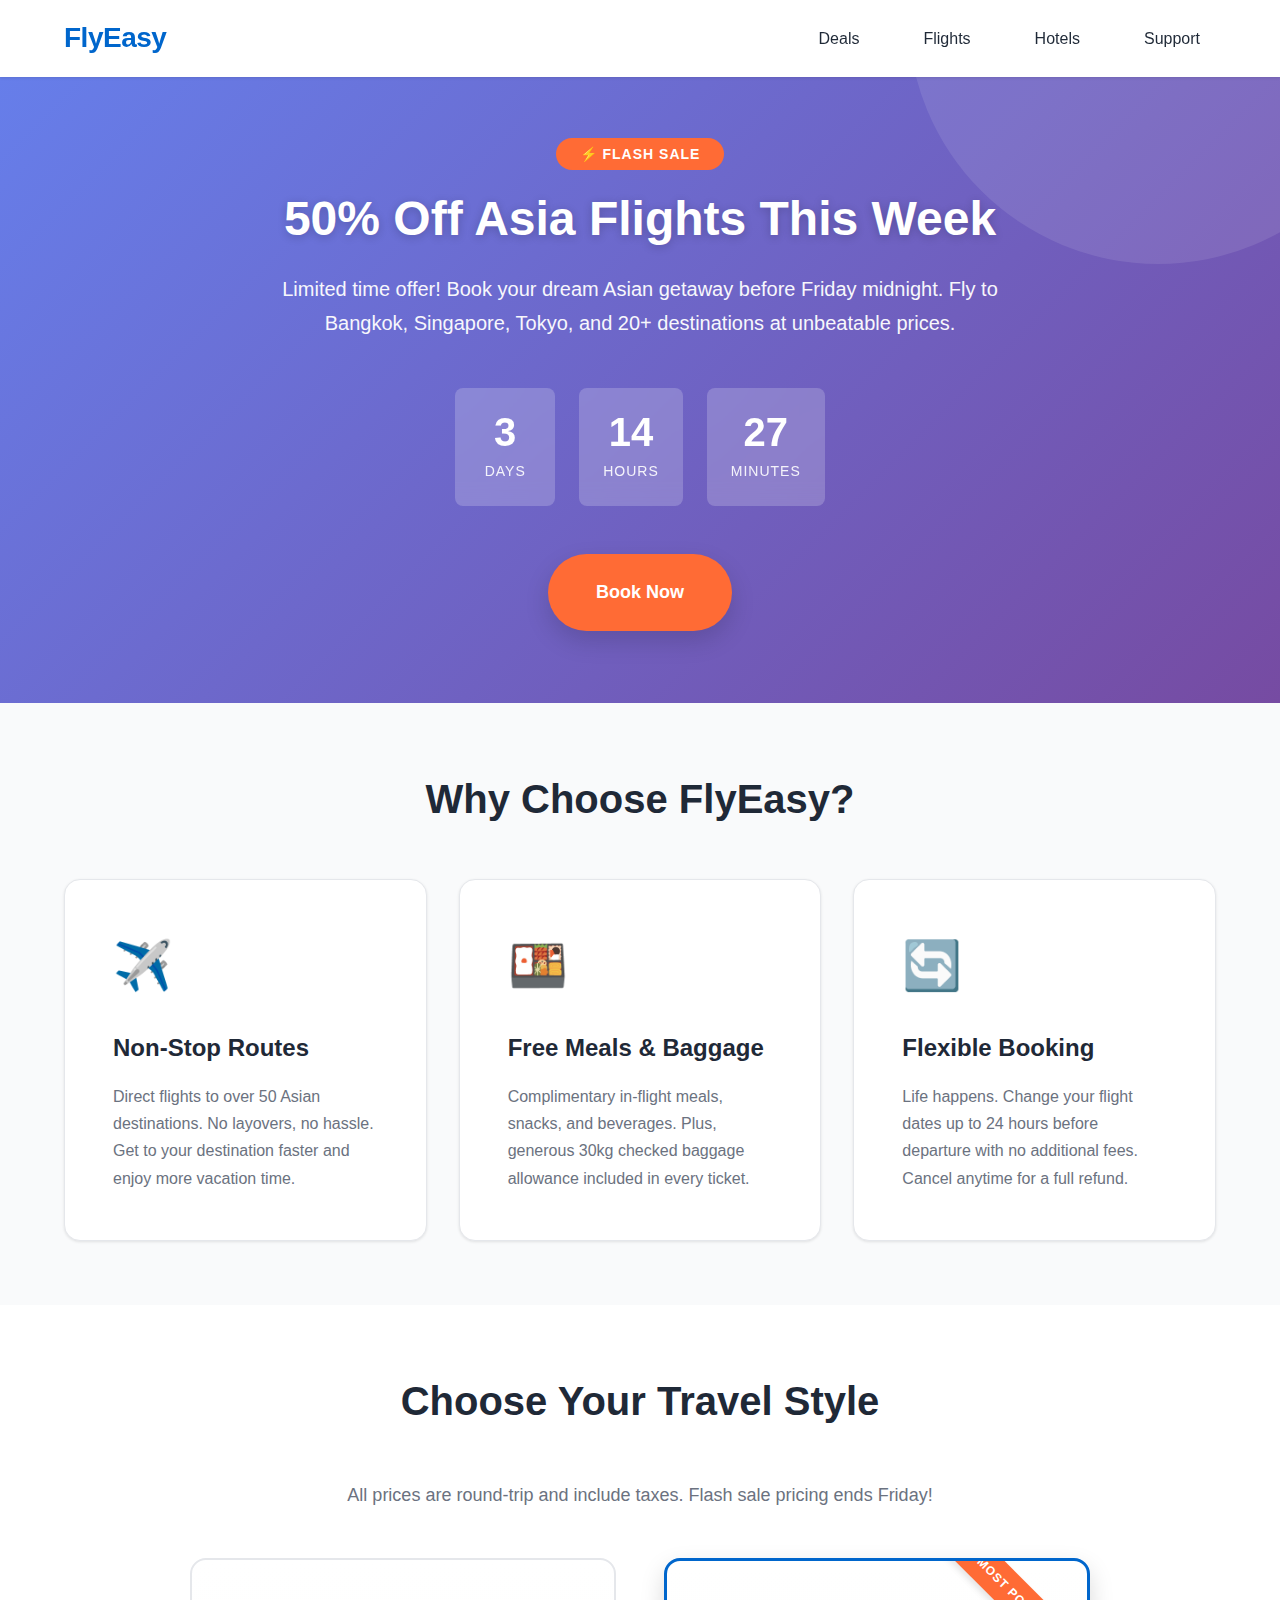
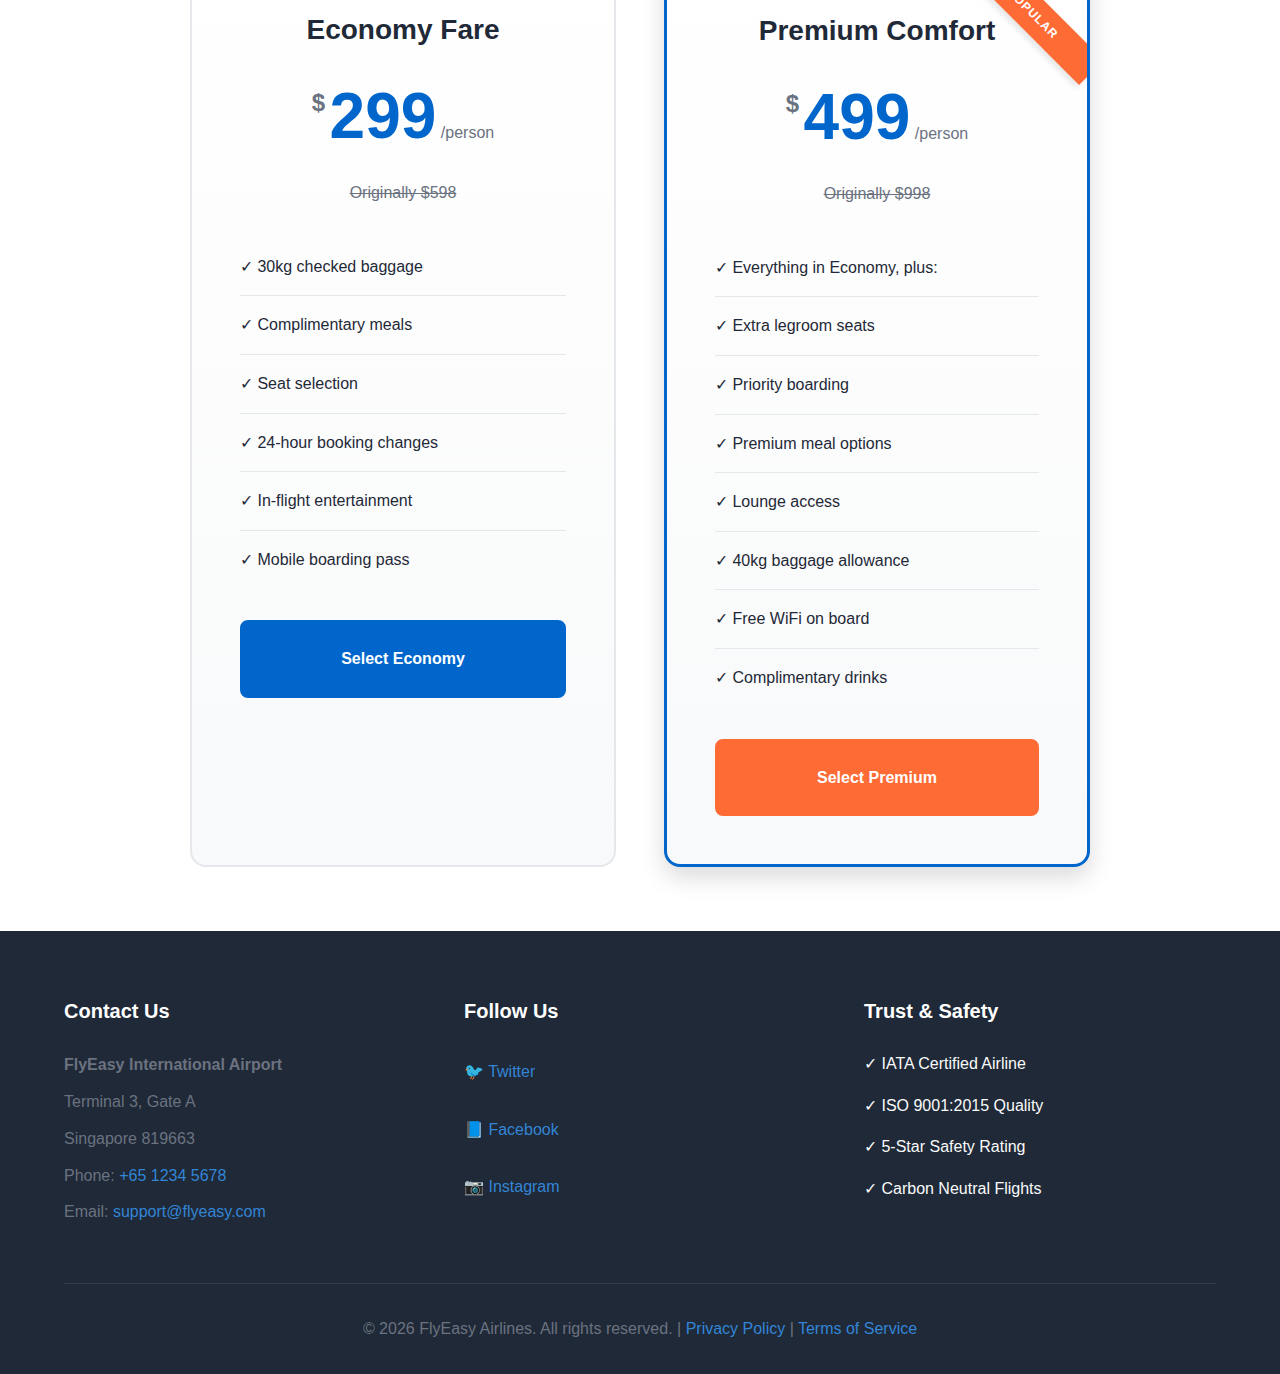
<file: index.html>
<!DOCTYPE html>
<!--
Click nbfs://nbhost/SystemFileSystem/Templates/Licenses/license-default.txt to change this license
Click nbfs://nbhost/SystemFileSystem/Templates/Other/html.html to edit this template
-->
<html lang="en">
<head>
    <meta charset="UTF-8">
    <meta name="viewport" content="width=device-width, initial-scale=1.0">
    <meta name="description" content="FlyEasy Flash Sale - 50% Off Asia Flights This Week Only. Book your budget-friendly flights now!">
    <title>Fly Easy - 50% Off Asia Flights Flash Sale</title>
    <link rel="stylesheet" href="assignment1.css">

</head>
<body>
    <!-- Header Section -->
    <header class="main-header">
        <div class="container">
            <div class="logo">
                <h1>FlyEasy</h1>
            </div>
            
            <!-- CSS-only Hamburger Menu -->
            <input type="checkbox" id="menu-toggle" class="menu-toggle">
            <label for="menu-toggle" class="hamburger">
                <span></span>
                <span></span>
                <span></span>
            </label>
            
            <nav class="main-nav">
                <ul>
                    <li><a href="#deals">Deals</a></li>
                    <li><a href="#flights">Flights</a></li>
                    <li><a href="#hotels">Hotels</a></li>
                    <li><a href="#support">Support</a></li>
                </ul>
            </nav>
        </div>
    </header>

    <!-- Hero Section -->
    <section class="hero">
        <div class="container">
            <div class="hero-content">
                <div class="urgency-badge">
                    <span class="badge-text">⚡ FLASH SALE</span>
                </div>
                <h2 class="hero-headline">50% Off Asia Flights This Week</h2>
                <p class="hero-subheading">Limited time offer! Book your dream Asian getaway before Friday midnight. Fly to Bangkok, Singapore, Tokyo, and 20+ destinations at unbeatable prices.</p>
                <div class="countdown-container">
                    <div class="countdown-item">
                        <span class="countdown-number">3</span>
                        <span class="countdown-label">Days</span>
                    </div>
                    <div class="countdown-item">
                        <span class="countdown-number">14</span>
                        <span class="countdown-label">Hours</span>
                    </div>
                    <div class="countdown-item">
                        <span class="countdown-number">27</span>
                        <span class="countdown-label">Minutes</span>
                    </div>
                </div>
                <a href="#pricing" class="cta-button">Book Now</a>
            </div>
        </div>
    </section>

    <!-- Features Section -->
    <section class="features" id="deals">
        <div class="container">
            <h2 class="section-title">Why Choose FlyEasy?</h2>
            <div class="features-grid">
                <article class="feature-card">
                    <div class="feature-icon">✈️</div>
                    <h3>Non-Stop Routes</h3>
                    <p>Direct flights to over 50 Asian destinations. No layovers, no hassle. Get to your destination faster and enjoy more vacation time.</p>
                </article>
                
                <article class="feature-card">
                    <div class="feature-icon">🍱</div>
                    <h3>Free Meals & Baggage</h3>
                    <p>Complimentary in-flight meals, snacks, and beverages. Plus, generous 30kg checked baggage allowance included in every ticket.</p>
                </article>
                
                <article class="feature-card">
                    <div class="feature-icon">🔄</div>
                    <h3>Flexible Booking</h3>
                    <p>Life happens. Change your flight dates up to 24 hours before departure with no additional fees. Cancel anytime for a full refund.</p>
                </article>
            </div>
        </div>
    </section>

    <!-- Pricing Section -->
    <section class="pricing" id="flights">
        <div class="container">
            <h2 class="section-title">Choose Your Travel Style</h2>
            <p class="section-description">All prices are round-trip and include taxes. Flash sale pricing ends Friday!</p>
            
            <div class="pricing-grid">
                <article class="pricing-card">
                    <div class="pricing-header">
                        <h3>Economy Fare</h3>
                        <div class="price">
                            <span class="currency">$</span>
                            <span class="amount">299</span>
                            <span class="period">/person</span>
                        </div>
                        <p class="original-price">Originally $598</p>
                    </div>
                    <ul class="features-list">
                        <li>✓ 30kg checked baggage</li>
                        <li>✓ Complimentary meals</li>
                        <li>✓ Seat selection</li>
                        <li>✓ 24-hour booking changes</li>
                        <li>✓ In-flight entertainment</li>
                        <li>✓ Mobile boarding pass</li>
                    </ul>
                    <a href="#book" class="pricing-button">Select Economy</a>
                </article>
                
                <article class="pricing-card recommended">
                    <div class="recommended-badge">MOST POPULAR</div>
                    <div class="pricing-header">
                        <h3>Premium Comfort</h3>
                        <div class="price">
                            <span class="currency">$</span>
                            <span class="amount">499</span>
                            <span class="period">/person</span>
                        </div>
                        <p class="original-price">Originally $998</p>
                    </div>
                    <ul class="features-list">
                        <li>✓ Everything in Economy, plus:</li>
                        <li>✓ Extra legroom seats</li>
                        <li>✓ Priority boarding</li>
                        <li>✓ Premium meal options</li>
                        <li>✓ Lounge access</li>
                        <li>✓ 40kg baggage allowance</li>
                        <li>✓ Free WiFi on board</li>
                        <li>✓ Complimentary drinks</li>
                    </ul>
                    <a href="#book" class="pricing-button premium">Select Premium</a>
                </article>
            </div>
        </div>
    </section>

    <!-- Footer -->
    <footer class="main-footer">
        <div class="container">
            <div class="footer-grid">
                <div class="footer-section">
                    <h4>Contact Us</h4>
                    <address>
                        <p><strong>FlyEasy International Airport</strong></p>
                        <p>Terminal 3, Gate A</p>
                        <p>Singapore 819663</p>
                        <p>Phone: <a href="tel:+6512345678">+65 1234 5678</a></p>
                        <p>Email: <a href="mailto:support@flyeasy.com">support@flyeasy.com</a></p>
                    </address>
                </div>
                
                <div class="footer-section" id="support">
                    <h4>Follow Us</h4>
                    <ul class="social-links">
                        <li><a href="#twitter" aria-label="Follow us on Twitter">🐦 Twitter</a></li>
                        <li><a href="#facebook" aria-label="Follow us on Facebook">📘 Facebook</a></li>
                        <li><a href="#instagram" aria-label="Follow us on Instagram">📷 Instagram</a></li>
                    </ul>
                </div>
                
                <div class="footer-section">
                    <h4>Trust & Safety</h4>
                    <ul class="trust-badges">
                        <li>✓ IATA Certified Airline</li>
                        <li>✓ ISO 9001:2015 Quality</li>
                        <li>✓ 5-Star Safety Rating</li>
                        <li>✓ Carbon Neutral Flights</li>
                    </ul>
                </div>
            </div>
            
            <div class="footer-bottom">
                <p>&copy; 2026 FlyEasy Airlines. All rights reserved. | <a href="#privacy">Privacy Policy</a> | <a href="#terms">Terms of Service</a></p>
            </div>
        </div>
    </footer>
</body>
</html>
</file>
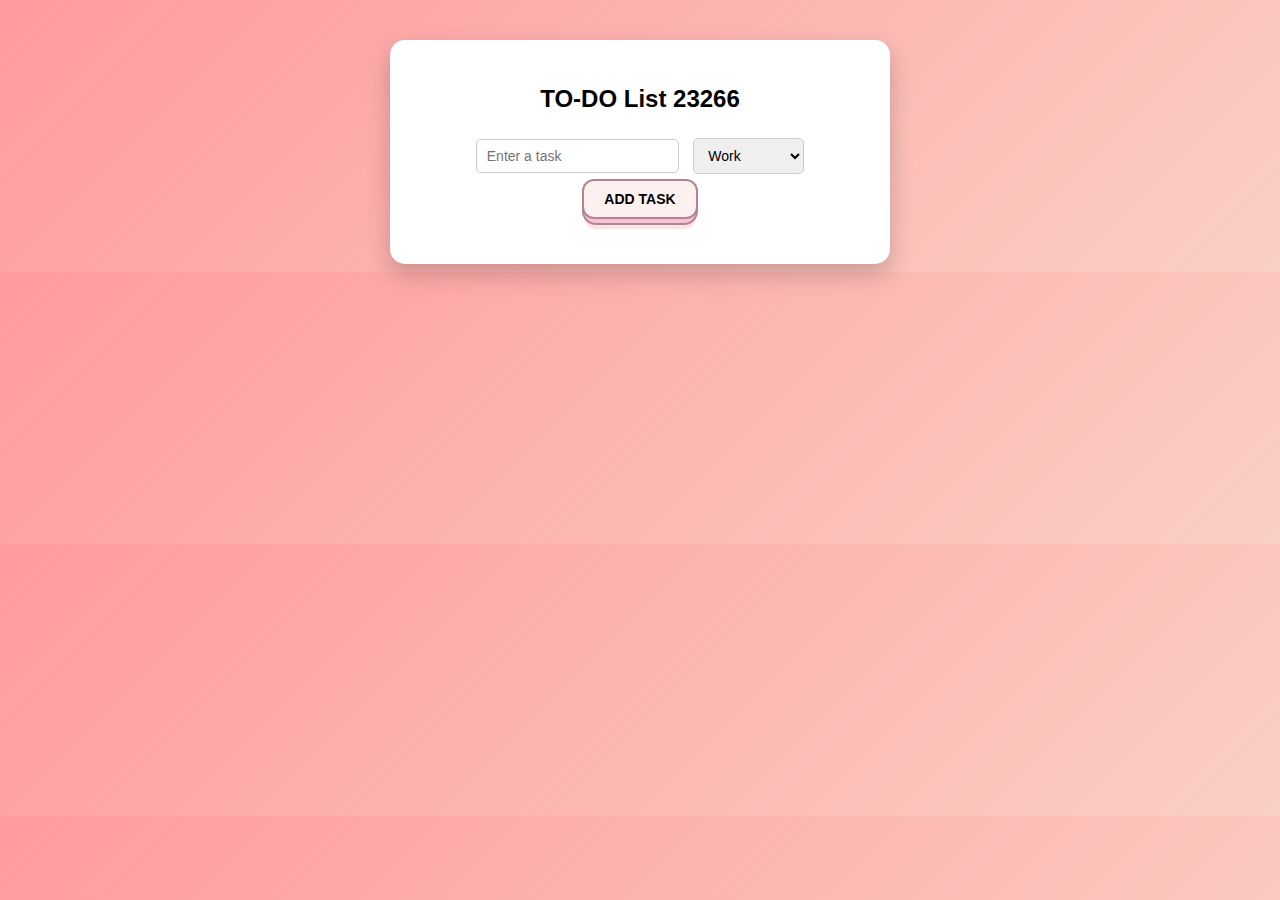
<file: lab-2/index.html>
<!DOCTYPE html>
<html lang="en">
<head>
    <meta charset="UTF-8">
    <meta name="viewport" content="width=device-width, initial-scale=1.0">
    <title>TO_DO 23266 </title>
    <link rel="stylesheet" href="style.css">
</head>
<body>
    <div class="container">
        <h2>TO-DO List 23266</h2>
        <input type="text" id="taskInput" placeholder="Enter a task">
        <select id="category">
            <option value="Work">Work</option>
            <option value="Personal">Personal</option>
            <option value="Shopping">Shopping</option>
            <option value="Academics">Academics</option>
        </select>

        <button id="addTaskBtn" class="addTaskBtn">Add Task</button>
        <ul id="taskList"></ul>
    </div>

    <script src="script.js"></script>
</body>
</html>
</file>
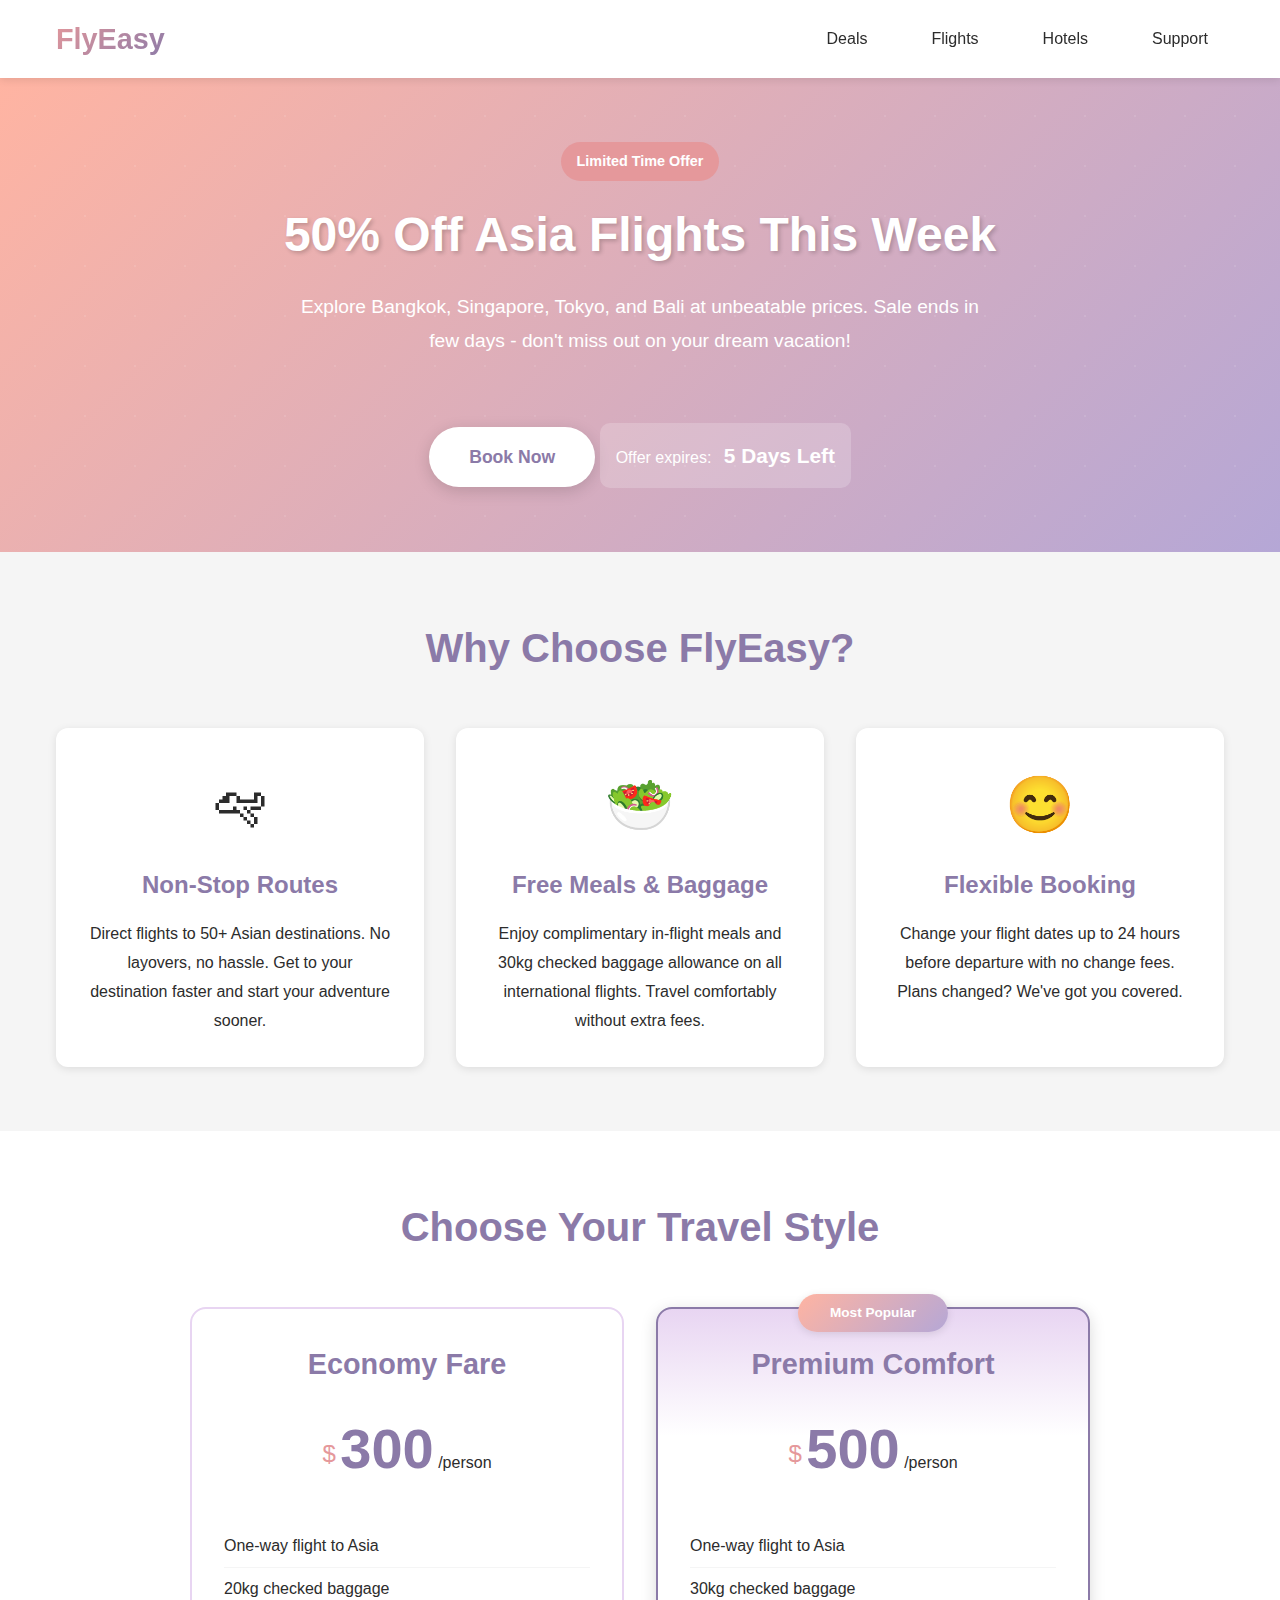
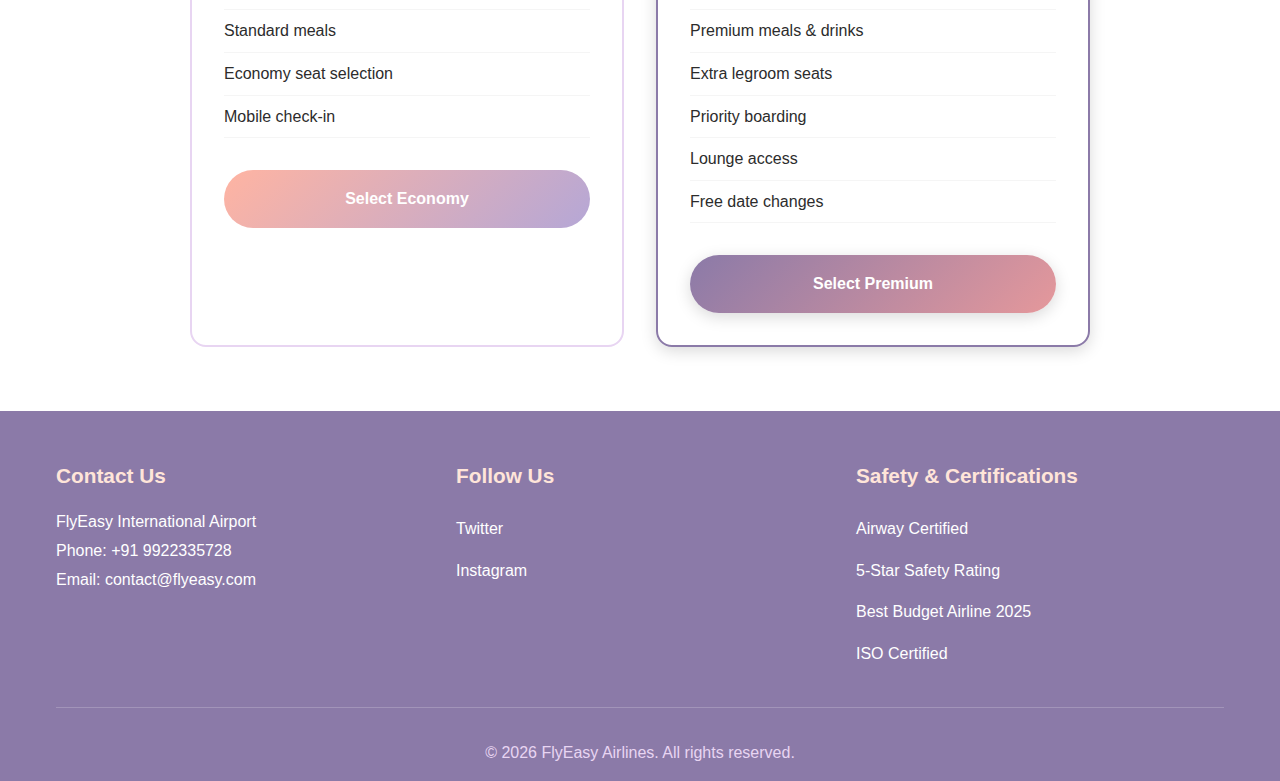
<file: Assignment-1/assignment_1_23266.html>
<!DOCTYPE html>
<html lang="en">
<head>
    <meta charset="UTF-8">
    <meta name="viewport" content="width=device-width, initial-scale=1.0">
    <meta name="description" content="FlyEasy - 50% off Asia flights this week. Budget airline flash sale.">
    <title>FlyEasy - Flash Sale: 50% Off Asia Flights</title>
    <link rel="stylesheet" href="assignment_1_23266.css">
</head>
<body>
    <!-- CSS-only hamburger-->
    <input type="checkbox" id="menu-toggle" class="menu-toggle">
    
    <!-- Header Section -->
    <header class="header">
        <div class="container">
            <div class="header-content">
                <h1 class="logo">FlyEasy</h1>
                
                <!-- Hamburger Icon (Mobile) -->
                <label for="menu-toggle" class="hamburger">
                    <span></span>
                    <span></span>
                    <span></span>
                </label>
                
                <!-- Navigation -->
                <nav class="nav">
                    <ul class="nav-list">
                        <li><a href="#deals">Deals</a></li>
                        <li><a href="#flights">Flights</a></li>
                        <li><a href="#hotels">Hotels</a></li>
                        <li><a href="#support">Support</a></li>
                    </ul>
                </nav>
            </div>
        </div>
    </header>

    <!-- Hero Section -->
    <section class="hero">
        <div class="container">
            <div class="hero-content">
                <div class="urgency-badge">Limited Time Offer</div>
                <h2 class="hero-headline">50% Off Asia Flights This Week</h2>
                <p class="hero-subheading">
                    Explore Bangkok, Singapore, Tokyo, and Bali at unbeatable prices. 
                    Sale ends in few days - don't miss out on your dream vacation!
                </p>
                <a href="#pricing" class="cta-button">Book Now</a>
                <div class="countdown-badge">
                    <span class="countdown-label">Offer expires:</span>
                    <span class="countdown-time">5 Days Left</span>
                </div>
            </div>
        </div>
    </section>

    <!-- Features Section -->
    <section class="features">
        <div class="container">
            <h2 class="section-title">Why Choose FlyEasy?</h2>
            <div class="features-grid">
                <!-- Feature 1 -->
                <article class="feature-card">
                    <div class="feature-icon">🛩</div>
                    <h3 class="feature-title">Non-Stop Routes</h3>
                    <p class="feature-description">
                        Direct flights to 50+ Asian destinations. No layovers, 
                        no hassle. Get to your destination faster and start your 
                        adventure sooner.
                    </p>
                </article>

                <!-- Feature 2 -->
                <article class="feature-card">
                    <div class="feature-icon">🥗</div>
                    <h3 class="feature-title">Free Meals & Baggage</h3>
                    <p class="feature-description">
                        Enjoy complimentary in-flight meals and 30kg checked baggage 
                        allowance on all international flights. Travel comfortably 
                        without extra fees.
                    </p>
                </article>

                <!-- Feature 3 -->
                <article class="feature-card">
                    <div class="feature-icon">😊</div>
                    <h3 class="feature-title">Flexible Booking</h3>
                    <p class="feature-description">
                        Change your flight dates up to 24 hours before departure 
                        with no change fees. Plans changed? We've got you covered.
                    </p>
                </article>
            </div>
        </div>
    </section>

    <!-- Pricing Section -->
    <section class="pricing" id="pricing">
        <div class="container">
            <h2 class="section-title">Choose Your Travel Style</h2>
            <div class="pricing-grid">
                <!-- Economy Plan -->
                <article class="pricing-card">
                    <div class="pricing-header">
                        <h3 class="pricing-title">Economy Fare</h3>
                        <div class="pricing-price">
                            <span class="price-currency">$</span>
                            <span class="price-amount">300</span>
                            <span class="price-period">/person</span>
                        </div>
                    </div>
                    <ul class="pricing-features">
                        <li> One-way flight to Asia</li>
                        <li> 20kg checked baggage</li>
                        <li> Standard meals</li>
                        <li> Economy seat selection</li>
                        <li> Mobile check-in</li>
                    </ul>
                    <a href="#" class="pricing-button">Select Economy</a>
                </article>

                <!-- Premium Plan (Recommended) -->
                <article class="pricing-card pricing-card--featured">
                    <div class="recommended-badge">Most Popular</div>
                    <div class="pricing-header">
                        <h3 class="pricing-title">Premium Comfort</h3>
                        <div class="pricing-price">
                            <span class="price-currency">$</span>
                            <span class="price-amount">500</span>
                            <span class="price-period">/person</span>
                        </div>
                    </div>
                    <ul class="pricing-features">
                        <li> One-way flight to Asia</li>
                        <li> 30kg checked baggage</li>
                        <li> Premium meals & drinks</li>
                        <li> Extra legroom seats</li>
                        <li> Priority boarding</li>
                        <li> Lounge access</li>
                        <li> Free date changes</li>
                    </ul>
                    <a href="#" class="pricing-button pricing-button--featured">Select Premium</a>
                </article>
            </div>
        </div>
    </section>

    <!-- Footer Section -->
    <footer class="footer">
        <div class="container">
            <div class="footer-grid">
                <!-- Contact Info -->
                <div class="footer-section">
                    <h4 class="footer-title">Contact Us</h4>
                    <address class="footer-contact">
                        <p>FlyEasy International Airport</p>
                        
                        <p>Phone: <a href="tel:+91 9922335728">+91 9922335728</a></p>
                        <p>Email: <a href="mailto:contact@flyeasy.com">contact@flyeasy.com</a></p>
                    </address>
                </div>

                <!-- Social Links -->
                <div class="footer-section">
                    <h4 class="footer-title">Follow Us</h4>
                    <ul class="social-links">
                        <li><a href="#" aria-label="Twitter"> Twitter</a></li>
                        <li><a href="#" aria-label="Instagram">Instagram</a></li>
                    </ul>
                </div>

                <!-- Trust Elements -->
                <div class="footer-section">
                    <h4 class="footer-title">Safety & Certifications</h4>
                    <ul class="trust-badges">
                        <li> Airway Certified</li>
                        <li> 5-Star Safety Rating</li>
                        <li> Best Budget Airline 2025</li>
                        <li> ISO Certified</li>
                    </ul>
                </div>
            </div>

            <div class="footer-bottom">
                <p>&copy; 2026 FlyEasy Airlines. All rights reserved.</p>
            </div>
        </div>
    </footer>
</body>
</html>
</file>
<file: assignment1.css>
/*
Click nbfs://nbhost/SystemFileSystem/Templates/Licenses/license-default.txt to change this license
Click nbfs://nbhost/SystemFileSystem/Templates/Other/CascadeStyleSheet.css to edit this template
*/
/* 
    Created on : 28 Jan 2026, 11:21:18 am
    Author     : Vani
*/
/* ===================================
   CSS Reset & Base Styles
   =================================== */
* {
    margin: 0;
    padding: 0;
    box-sizing: border-box;
}

:root {
    /* Color Palette */
    --primary-color: #0066cc;
    --primary-dark: #004999;
    --primary-light: #3385d6;
    --accent-color: #ff6b35;
    --accent-dark: #cc4416;
    --success-color: #10b981;
    --text-dark: #1f2937;
    --text-light: #6b7280;
    --bg-light: #f9fafb;
    --bg-white: #ffffff;
    --border-color: #e5e7eb;
    
    /* Gradients */
    --hero-gradient: linear-gradient(135deg, #667eea 0%, #764ba2 100%);
    --card-gradient: linear-gradient(to bottom, #ffffff, #f8f9fa);
    
    /* Spacing */
    --spacing-xs: 0.5rem;
    --spacing-sm: 1rem;
    --spacing-md: 1.5rem;
    --spacing-lg: 2rem;
    --spacing-xl: 3rem;
    --spacing-xxl: 4rem;
    
    /* Transitions */
    --transition-fast: 0.2s ease;
    --transition-normal: 0.3s ease;
    --transition-slow: 0.5s ease;
    
    /* Shadows */
    --shadow-sm: 0 1px 3px rgba(0, 0, 0, 0.1);
    --shadow-md: 0 4px 6px rgba(0, 0, 0, 0.1);
    --shadow-lg: 0 10px 25px rgba(0, 0, 0, 0.15);
    --shadow-xl: 0 20px 40px rgba(0, 0, 0, 0.2);
    
    /* Border Radius */
    --radius-sm: 0.375rem;
    --radius-md: 0.5rem;
    --radius-lg: 1rem;
    --radius-full: 9999px;
}

html {
    scroll-behavior: smooth;
}

body {
    font-family: -apple-system, BlinkMacSystemFont, 'Segoe UI', Roboto, 'Helvetica Neue', Arial, sans-serif;
    line-height: 1.6;
    color: var(--text-dark);
    background-color: var(--bg-white);
}

/* ===================================
   Container & Layout Utilities
   =================================== */
.container {
    max-width: 1200px;
    margin: 0 auto;
    padding: 0 var(--spacing-md);
}

/* ===================================
   Header & Navigation
   =================================== */
.main-header {
    background-color: var(--bg-white);
    box-shadow: var(--shadow-sm);
    position: sticky;
    top: 0;
    z-index: 1000;
    transition: box-shadow var(--transition-normal);
}

.main-header .container {
    display: flex;
    justify-content: space-between;
    align-items: center;
    padding: var(--spacing-sm) var(--spacing-md);
}

.logo h1 {
    font-size: 1.75rem;
    color: var(--primary-color);
    font-weight: 700;
    letter-spacing: -0.5px;
}

/* Navigation */
.main-nav ul {
    display: flex;
    list-style: none;
    gap: var(--spacing-lg);
}

.main-nav a {
    text-decoration: none;
    color: var(--text-dark);
    font-weight: 500;
    padding: var(--spacing-xs) var(--spacing-sm);
    border-radius: var(--radius-sm);
    transition: all var(--transition-fast);
    position: relative;
}

.main-nav a:hover {
    color: var(--primary-color);
    background-color: var(--bg-light);
}

.main-nav a::after {
    content: '';
    position: absolute;
    bottom: -2px;
    left: 50%;
    width: 0;
    height: 2px;
    background-color: var(--primary-color);
    transition: width var(--transition-normal), left var(--transition-normal);
}

.main-nav a:hover::after {
    width: 100%;
    left: 0;
}

/* Hamburger Menu (CSS-only) */
.menu-toggle {
    display: none;
}

.hamburger {
    display: none;
    flex-direction: column;
    cursor: pointer;
    gap: 5px;
}

.hamburger span {
    width: 25px;
    height: 3px;
    background-color: var(--text-dark);
    border-radius: var(--radius-full);
    transition: all var(--transition-normal);
}

/* Mobile Navigation */
@media (max-width: 768px) {
    .hamburger {
        display: flex;
    }
    
    .main-nav {
        position: absolute;
        top: 100%;
        left: 0;
        right: 0;
        background-color: var(--bg-white);
        box-shadow: var(--shadow-md);
        max-height: 0;
        overflow: hidden;
        transition: max-height var(--transition-normal);
    }
    
    .main-nav ul {
        flex-direction: column;
        gap: 0;
        padding: 0;
    }
    
    .main-nav li {
        border-bottom: 1px solid var(--border-color);
    }
    
    .main-nav a {
        display: block;
        padding: var(--spacing-md);
    }
    
    /* Show menu when checkbox is checked */
    .menu-toggle:checked ~ .main-nav {
        max-height: 400px;
    }
    
    /* Animate hamburger to X */
    .menu-toggle:checked ~ .hamburger span:nth-child(1) {
        transform: rotate(45deg) translate(7px, 7px);
    }
    
    .menu-toggle:checked ~ .hamburger span:nth-child(2) {
        opacity: 0;
    }
    
    .menu-toggle:checked ~ .hamburger span:nth-child(3) {
        transform: rotate(-45deg) translate(7px, -7px);
    }
}

/* ===================================
   Hero Section
   =================================== */
.hero {
    background: var(--hero-gradient);
    color: var(--bg-white);
    padding: var(--spacing-xxl) 0;
    position: relative;
    overflow: hidden;
}

.hero::before {
    content: '';
    position: absolute;
    top: -50%;
    right: -10%;
    width: 500px;
    height: 500px;
    background: rgba(255, 255, 255, 0.1);
    border-radius: 50%;
    animation: float 6s ease-in-out infinite;
}

@keyframes float {
    0%, 100% {
        transform: translateY(0) rotate(0deg);
    }
    50% {
        transform: translateY(-20px) rotate(180deg);
    }
}

.hero-content {
    text-align: center;
    max-width: 800px;
    margin: 0 auto;
    position: relative;
    z-index: 1;
}

.urgency-badge {
    display: inline-block;
    margin-bottom: var(--spacing-md);
}

.badge-text {
    background-color: var(--accent-color);
    padding: var(--spacing-xs) var(--spacing-md);
    border-radius: var(--radius-full);
    font-weight: 700;
    font-size: 0.875rem;
    letter-spacing: 1px;
    animation: pulse 2s ease-in-out infinite;
}

@keyframes pulse {
    0%, 100% {
        transform: scale(1);
    }
    50% {
        transform: scale(1.05);
    }
}

.hero-headline {
    font-size: 3rem;
    font-weight: 800;
    margin-bottom: var(--spacing-md);
    line-height: 1.2;
    text-shadow: 0 2px 10px rgba(0, 0, 0, 0.2);
}

.hero-subheading {
    font-size: 1.25rem;
    margin-bottom: var(--spacing-lg);
    opacity: 0.95;
    line-height: 1.7;
}

/* Countdown Timer */
.countdown-container {
    display: flex;
    justify-content: center;
    gap: var(--spacing-md);
    margin: var(--spacing-xl) 0;
}

.countdown-item {
    background-color: rgba(255, 255, 255, 0.2);
    backdrop-filter: blur(10px);
    padding: var(--spacing-md);
    border-radius: var(--radius-md);
    min-width: 100px;
    transition: transform var(--transition-normal);
}

.countdown-item:hover {
    transform: translateY(-5px);
}

.countdown-number {
    display: block;
    font-size: 2.5rem;
    font-weight: 700;
    line-height: 1;
}

.countdown-label {
    display: block;
    font-size: 0.875rem;
    text-transform: uppercase;
    letter-spacing: 1px;
    margin-top: var(--spacing-xs);
    opacity: 0.9;
}

/* CTA Button */
.cta-button {
    display: inline-block;
    background-color: var(--accent-color);
    color: var(--bg-white);
    padding: var(--spacing-md) var(--spacing-xl);
    border-radius: var(--radius-full);
    text-decoration: none;
    font-weight: 700;
    font-size: 1.125rem;
    box-shadow: var(--shadow-lg);
    transition: all var(--transition-normal);
    position: relative;
    overflow: hidden;
}

.cta-button::before {
    content: '';
    position: absolute;
    top: 50%;
    left: 50%;
    width: 0;
    height: 0;
    border-radius: 50%;
    background-color: rgba(255, 255, 255, 0.2);
    transform: translate(-50%, -50%);
    transition: width var(--transition-slow), height var(--transition-slow);
}

.cta-button:hover {
    background-color: var(--accent-dark);
    transform: translateY(-3px);
    box-shadow: var(--shadow-xl);
}

.cta-button:hover::before {
    width: 300px;
    height: 300px;
}

/* ===================================
   Features Section
   =================================== */
.features {
    padding: var(--spacing-xxl) 0;
    background-color: var(--bg-light);
}

.section-title {
    text-align: center;
    font-size: 2.5rem;
    font-weight: 700;
    margin-bottom: var(--spacing-xl);
    color: var(--text-dark);
}

.section-description {
    text-align: center;
    font-size: 1.125rem;
    color: var(--text-light);
    margin-bottom: var(--spacing-xl);
    max-width: 600px;
    margin-left: auto;
    margin-right: auto;
}

.features-grid {
    display: grid;
    grid-template-columns: repeat(auto-fit, minmax(300px, 1fr));
    gap: var(--spacing-lg);
}

.feature-card {
    background: var(--bg-white);
    padding: var(--spacing-xl);
    border-radius: var(--radius-lg);
    box-shadow: var(--shadow-sm);
    transition: all var(--transition-normal);
    border: 1px solid var(--border-color);
}

.feature-card:hover {
    transform: translateY(-10px) scale(1.02);
    box-shadow: var(--shadow-lg);
    border-color: var(--primary-light);
}

.feature-icon {
    font-size: 3rem;
    margin-bottom: var(--spacing-md);
    display: inline-block;
    transition: transform var(--transition-normal);
}

.feature-card:hover .feature-icon {
    transform: scale(1.2) rotate(5deg);
}

.feature-card h3 {
    font-size: 1.5rem;
    margin-bottom: var(--spacing-sm);
    color: var(--text-dark);
}

.feature-card p {
    color: var(--text-light);
    line-height: 1.7;
}

/* ===================================
   Pricing Section
   =================================== */
.pricing {
    padding: var(--spacing-xxl) 0;
    background-color: var(--bg-white);
}

.pricing-grid {
    display: grid;
    grid-template-columns: repeat(auto-fit, minmax(300px, 1fr));
    gap: var(--spacing-xl);
    max-width: 900px;
    margin: 0 auto;
}

.pricing-card {
    background: var(--card-gradient);
    border: 2px solid var(--border-color);
    border-radius: var(--radius-lg);
    padding: var(--spacing-xl);
    text-align: center;
    transition: all var(--transition-normal);
    position: relative;
    overflow: hidden;
}

.pricing-card:hover {
    transform: translateY(-10px) scale(1.03);
    box-shadow: var(--shadow-xl);
    border-color: var(--primary-color);
}

/* Recommended Badge */
.pricing-card.recommended {
    border-color: var(--primary-color);
    border-width: 3px;
    box-shadow: var(--shadow-lg);
}

.recommended-badge {
    position: absolute;
    top: 20px;
    right: -35px;
    background-color: var(--accent-color);
    color: var(--bg-white);
    padding: var(--spacing-xs) 50px;
    transform: rotate(45deg);
    font-weight: 700;
    font-size: 0.75rem;
    letter-spacing: 1px;
    box-shadow: var(--shadow-md);
}

.pricing-card.recommended:hover {
    box-shadow: 0 0 30px rgba(0, 102, 204, 0.3);
}

.pricing-header h3 {
    font-size: 1.75rem;
    color: var(--text-dark);
    margin-bottom: var(--spacing-md);
}

.price {
    margin: var(--spacing-lg) 0;
}

.currency {
    font-size: 1.5rem;
    font-weight: 600;
    color: var(--text-light);
    vertical-align: top;
}

.amount {
    font-size: 4rem;
    font-weight: 800;
    color: var(--primary-color);
    line-height: 1;
}

.period {
    font-size: 1rem;
    color: var(--text-light);
    font-weight: 500;
}

.original-price {
    text-decoration: line-through;
    color: var(--text-light);
    font-size: 1rem;
    margin-top: var(--spacing-sm);
}

.features-list {
    list-style: none;
    text-align: left;
    margin: var(--spacing-lg) 0;
    padding: 0;
}

.features-list li {
    padding: var(--spacing-sm) 0;
    color: var(--text-dark);
    border-bottom: 1px solid var(--border-color);
    transition: all var(--transition-fast);
}

.features-list li:hover {
    padding-left: var(--spacing-sm);
    color: var(--primary-color);
}

.features-list li:last-child {
    border-bottom: none;
}

.pricing-button {
    display: block;
    width: 100%;
    padding: var(--spacing-md);
    background-color: var(--primary-color);
    color: var(--bg-white);
    text-decoration: none;
    border-radius: var(--radius-md);
    font-weight: 700;
    margin-top: var(--spacing-lg);
    transition: all var(--transition-normal);
    border: 2px solid var(--primary-color);
}

.pricing-button:hover {
    background-color: var(--primary-dark);
    transform: translateY(-3px);
    box-shadow: var(--shadow-md);
}

.pricing-button.premium {
    background-color: var(--accent-color);
    border-color: var(--accent-color);
}

.pricing-button.premium:hover {
    background-color: var(--accent-dark);
    border-color: var(--accent-dark);
}

/* ===================================
   Footer
   =================================== */
.main-footer {
    background-color: var(--text-dark);
    color: var(--bg-light);
    padding: var(--spacing-xxl) 0 var(--spacing-lg);
}

.footer-grid {
    display: grid;
    grid-template-columns: repeat(auto-fit, minmax(250px, 1fr));
    gap: var(--spacing-xl);
    margin-bottom: var(--spacing-xl);
}

.footer-section h4 {
    font-size: 1.25rem;
    margin-bottom: var(--spacing-md);
    color: var(--bg-white);
}

.footer-section address {
    font-style: normal;
    line-height: 1.8;
}

.footer-section p {
    margin-bottom: var(--spacing-xs);
    color: var(--text-light);
}

.footer-section a {
    color: var(--primary-light);
    text-decoration: none;
    transition: color var(--transition-fast);
}

.footer-section a:hover {
    color: var(--bg-white);
    text-decoration: underline;
}

.social-links,
.trust-badges {
    list-style: none;
}

.social-links li,
.trust-badges li {
    margin-bottom: var(--spacing-sm);
}

.social-links a {
    display: inline-block;
    padding: var(--spacing-xs) 0;
    transition: all var(--transition-fast);
}

.social-links a:hover {
    transform: translateX(5px);
}

.footer-bottom {
    text-align: center;
    padding-top: var(--spacing-lg);
    border-top: 1px solid rgba(255, 255, 255, 0.1);
    color: var(--text-light);
}

.footer-bottom a {
    color: var(--primary-light);
    text-decoration: none;
}

.footer-bottom a:hover {
    text-decoration: underline;
}

/* ===================================
   Responsive Design - Tablet
   =================================== */
@media (max-width: 992px) {
    .hero-headline {
        font-size: 2.5rem;
    }
    
    .countdown-item {
        min-width: 80px;
        padding: var(--spacing-sm);
    }
    
    .countdown-number {
        font-size: 2rem;
    }
    
    .features-grid {
        grid-template-columns: repeat(auto-fit, minmax(250px, 1fr));
    }
}

/* ===================================
   Responsive Design - Mobile
   =================================== */
@media (max-width: 768px) {
    :root {
        --spacing-xl: 2rem;
        --spacing-xxl: 3rem;
    }
    
    .hero {
        padding: var(--spacing-xl) 0;
    }
    
    .hero-headline {
        font-size: 2rem;
    }
    
    .hero-subheading {
        font-size: 1rem;
    }
    
    .countdown-container {
        flex-wrap: wrap;
        gap: var(--spacing-sm);
    }
    
    .countdown-item {
        flex: 1 1 calc(33.333% - var(--spacing-sm));
        min-width: 70px;
    }
    
    .countdown-number {
        font-size: 1.75rem;
    }
    
    .countdown-label {
        font-size: 0.75rem;
    }
    
    .section-title {
        font-size: 2rem;
    }
    
    .features-grid {
        grid-template-columns: 1fr;
    }
    
    .pricing-grid {
        grid-template-columns: 1fr;
    }
    
    .amount {
        font-size: 3rem;
    }
    
    .footer-grid {
        grid-template-columns: 1fr;
    }
}

@media (max-width: 480px) {
    .hero-headline {
        font-size: 1.75rem;
    }
    
    .cta-button {
        padding: var(--spacing-sm) var(--spacing-lg);
        font-size: 1rem;
    }
    
    .countdown-item {
        padding: var(--spacing-xs);
    }
    
    .countdown-number {
        font-size: 1.5rem;
    }
}

/* ===================================
   Accessibility Improvements
   =================================== */
@media (prefers-reduced-motion: reduce) {
    *,
    *::before,
    *::after {
        animation-duration: 0.01ms !important;
        animation-iteration-count: 1 !important;
        transition-duration: 0.01ms !important;
    }
}

/* Focus styles for keyboard navigation */
a:focus,
button:focus,
input:focus,
label:focus {
    outline: 3px solid var(--primary-color);
    outline-offset: 2px;
}

/* High contrast mode support */
@media (prefers-contrast: high) {
    :root {
        --primary-color: #0052a3;
        --text-light: #4a5568;
    }
}
</file>
<file: lab-2/style.css>
body {
    font-family: Arial, sans-serif;
    background: linear-gradient(135deg, #ff9a9e, #fad0c4);
    text-align: center;
    margin-top: 40px;
}

/* Main Card */
.container {
    background: white;
    width: 450px;
    margin: auto;
    padding: 25px;
    border-radius: 15px;
    box-shadow: 0 10px 25px rgba(0, 0, 0, 0.2);
}

/* Inputs */
input, select {
    padding: 8px 10px;
    margin: 5px;
    border-radius: 5px;
    border: 1px solid #ccc;
    font-size: 14px;
}

/* ===== ADD TASK BUTTON (3D STYLE) ===== */
button.addTaskBtn {
    position: relative;
    display: inline-block;
    cursor: pointer;
    outline: none;
    border: 2px solid #b18597;
    vertical-align: middle;
    text-decoration: none;
    font-family: inherit;
    font-size: 14px;
    font-weight: 600;
    text-transform: uppercase;

    padding: 10px 20px;   /* Balanced size */
    background: #fff0f0;
    border-radius: 12px;

    transform-style: preserve-3d;
    transition: all 150ms cubic-bezier(0, 0, 0.58, 1);
}

button.addTaskBtn::before {
    position: absolute;
    content: '';
    width: 100%;
    height: 100%;
    top: 0;
    left: 0;
    background: #f9c4d2;
    border-radius: inherit;
    box-shadow: 0 0 0 2px #b18597, 0 6px 0 0 #ffe3e2;
    transform: translate3d(0, 6px, -1em);
    transition: all 150ms cubic-bezier(0, 0, 0.58, 1);
}

button.addTaskBtn:hover {
    background: #ffe9e9;
    transform: translateY(2px);
}

button.addTaskBtn:hover::before {
    box-shadow: 0 0 0 2px #b18597, 0 4px 0 0 #ffe3e2;
    transform: translate3d(0, 4px, -1em);
}

button.addTaskBtn:active {
    transform: translateY(6px);
}

button.addTaskBtn:active::before {
    box-shadow: 0 0 0 2px #b18597, 0 0 0 0 #ffe3e2;
    transform: translate3d(0, 0, -1em);
}

/* ===== TASK LIST ===== */
ul {
    list-style: none;
    padding: 0;
    margin-top: 20px;
}

/* Each Task */
li {
    margin: 10px 0;
    padding: 12px 15px;
    border-radius: 8px;
    color: white;
    display: flex;
    justify-content: space-between;
    align-items: center;
}

/* Task text area */
.task-content {
    text-align: left;
}

/* Category Colors */
.Work {
    background: #3498db;
}

.Personal {
    background: #2ecc71;
}

.Shopping {
    background: #e67e22;
}
.Academics {
    background: #9b59b6;
}

/* Completed Task */
.completed {
    text-decoration: line-through;
    opacity: 0.6;
}

/* Delete Button */
.deleteBtn {
    background: red;
    border: none;
    color: white;
    padding: 6px 12px;
    border-radius: 5px;
    cursor: pointer;
    font-size: 13px;
}

.deleteBtn:hover {
    background: darkred;
}
</file>
<file: Assignment-1/assignment_1_23266.css>
* {
    margin: 0;
    padding: 0;
    box-sizing: border-box;
}

:root {
    /*color*/
    --peach-light: #FFE5D9;
    --peach-medium: #FFB4A2;
    --peach-dark: #E5989B;
    --lavender-light: #E8D5F2;
    --lavender-medium: #B5A7D6;
    --lavender-dark: #8B7AA8;
    --white: #FFFFFF;
    --black: #2C2C2C;
    --gray-light: #F5F5F5;
    --gray-medium: #CCCCCC;
    --gradient-hero: linear-gradient(135deg, #FFB4A2 0%, #B5A7D6 100%);
    --shadow-sm: 0 2px 8px rgba(0, 0, 0, 0.1);
    --shadow-md: 0 4px 16px rgba(0, 0, 0, 0.15);
    --shadow-lg: 0 8px 24px rgba(0, 0, 0, 0.2);
    
    /* Spacing */
    --spacing-xs: 0.5rem;
    --spacing-sm: 1rem;
    --spacing-md: 2rem;
    --spacing-lg: 3rem;
    --spacing-xl: 4rem;
    
    /*font*/
    --font-primary: 'Segoe UI', Tahoma, Geneva, Verdana, sans-serif;
    --font-size-base: 16px;
}

html {
    scroll-behavior: smooth;
}

body {
    font-family: var(--font-primary);
    font-size: var(--font-size-base);
    line-height: 1.6;
    color: var(--black);
    background-color: var(--white);
}

/* Container */
.container {
    max-width: 1200px;
    margin: 0 auto;
    padding: 0 var(--spacing-sm);
}

/* Header & Navigation*/

.header {
    background-color: var(--white);
    box-shadow: var(--shadow-sm);
    position: sticky;
    top: 0;
    z-index: 1000;
    transition: box-shadow 0.3s ease;
}

.header-content {
    display: flex;
    justify-content: space-between;
    align-items: center;
    padding: var(--spacing-sm) 0;
}

.logo {
    font-size: 1.8rem;
    font-weight: bold;
    background: linear-gradient(135deg, var(--peach-dark), var(--lavender-dark));
    -webkit-background-clip: text;
    background-clip: text;
    -webkit-text-fill-color: transparent;
    transition: transform 0.3s ease;
}

.logo:hover {
    transform: scale(1.05);
}

/* Navigation */
.nav-list {
    display: flex;
    list-style: none;
    gap: var(--spacing-md);
}

.nav-list a {
    text-decoration: none;
    color: var(--black);
    font-weight: 500;
    padding: var(--spacing-xs) var(--spacing-sm);
    border-radius: 6px;
    transition: all 0.3s ease;
    position: relative;
}

.nav-list a::after {
    content: '';
    position: absolute;
    bottom: 0;
    left: 50%;
    width: 0;
    height: 2px;
    background: var(--gradient-hero);
    transition: all 0.3s ease;
    transform: translateX(-50%);
}

.nav-list a:hover::after {
    width: 80%;
}

.nav-list a:hover {
    color: var(--lavender-dark);
}

/* Hamburger Menu (Mobile) */
.menu-toggle {
    display: none;
}

.hamburger {
    display: none;
    flex-direction: column;
    cursor: pointer;
    gap: 5px;
}

.hamburger span {
    width: 25px;
    height: 3px;
    background-color: var(--lavender-dark);
    border-radius: 3px;
    transition: all 0.3s ease;
}

/* Mobile Navigation */
@media (max-width: 768px) {
    .hamburger {
        display: flex;
    }
    
    .nav {
        position: absolute;
        top: 100%;
        left: 0;
        right: 0;
        background-color: var(--white);
        box-shadow: var(--shadow-md);
        max-height: 0;
        overflow: hidden;
        transition: max-height 0.3s ease;
    }
    
    .nav-list {
        flex-direction: column;
        padding: var(--spacing-sm);
        gap: 0;
    }
    
    .nav-list a {
        display: block;
        padding: var(--spacing-sm);
        border-bottom: 1px solid var(--gray-medium);
    }
    
    .menu-toggle:checked ~ .header .nav {
        max-height: 300px;
    }
    
    .menu-toggle:checked + .header .hamburger span:nth-child(1) {
        transform: rotate(45deg) translate(5px, 5px);
    }
    
    .menu-toggle:checked + .header .hamburger span:nth-child(2) {
        opacity: 0;
    }
    
    .menu-toggle:checked + .header .hamburger span:nth-child(3) {
        transform: rotate(-45deg) translate(7px, -7px);
    }
}

/*Hero Section*/

.hero {
    background: var(--gradient-hero);
    padding: var(--spacing-xl) 0;
    text-align: center;
    position: relative;
    overflow: hidden;
}

.hero::before {
    content: '';
    position: absolute;
    top: -50%;
    left: -50%;
    width: 200%;
    height: 200%;
    background: radial-gradient(circle, rgba(255, 255, 255, 0.1) 1px, transparent 1px);
    background-size: 50px 50px;
    animation: float 20s linear infinite;
}

@keyframes float {
    0% {
        transform: translate(0, 0);
    }
    100% {
        transform: translate(50px, 50px);
    }
}

.hero-content {
    position: relative;
    z-index: 1;
}

.urgency-badge {
    display: inline-block;
    background-color: var(--peach-dark);
    color: var(--white);
    padding: var(--spacing-xs) var(--spacing-sm);
    border-radius: 20px;
    font-size: 0.9rem;
    font-weight: bold;
    margin-bottom: var(--spacing-sm);
    animation: pulse 2s infinite;
}

@keyframes pulse {
    0%, 100% {
        transform: scale(1);
    }
    50% {
        transform: scale(1.05);
    }
}

.hero-headline {
    font-size: 3rem;
    font-weight: bold;
    color: var(--white);
    margin-bottom: var(--spacing-sm);
    text-shadow: 2px 2px 4px rgba(0, 0, 0, 0.2);
}

.hero-subheading {
    font-size: 1.2rem;
    color: var(--white);
    max-width: 700px;
    margin: 0 auto var(--spacing-md);
    line-height: 1.8;
}

.cta-button {
    display: inline-block;
    background-color: var(--white);
    color: var(--lavender-dark);
    padding: 1rem 2.5rem;
    border-radius: 50px;
    text-decoration: none;
    font-weight: bold;
    font-size: 1.1rem;
    box-shadow: var(--shadow-md);
    transition: all 0.3s ease;
}

.cta-button:hover {
    transform: translateY(-3px);
    box-shadow: var(--shadow-lg);
    background-color: var(--lavender-light);
}

.countdown-badge {
    margin-top: var(--spacing-md);
    padding: var(--spacing-sm);
    background-color: rgba(255, 255, 255, 0.2);
    border-radius: 10px;
    display: inline-block;
}

.countdown-label {
    color: var(--white);
    margin-right: var(--spacing-xs);
}

.countdown-time {
    color: var(--white);
    font-weight: bold;
    font-size: 1.3rem;
}

/* Mobile Hero */
@media (max-width: 768px) {
    .hero {
        padding: var(--spacing-md) 0;
    }
    
    .hero-headline {
        font-size: 2rem;
    }
    
    .hero-subheading {
        font-size: 1rem;
    }
}

/* Features Section */

.features {
    padding: var(--spacing-xl) 0;
    background-color: var(--gray-light);
}

.section-title {
    text-align: center;
    font-size: 2.5rem;
    color: var(--lavender-dark);
    margin-bottom: var(--spacing-lg);
}

.features-grid {
    display: grid;
    grid-template-columns: repeat(auto-fit, minmax(300px, 1fr));
    gap: var(--spacing-md);
}

.feature-card {
    background-color: var(--white);
    padding: var(--spacing-md);
    border-radius: 12px;
    box-shadow: var(--shadow-sm);
    text-align: center;
    transition: all 0.3s ease;
}

.feature-card:hover {
    transform: translateY(-10px) scale(1.02);
    box-shadow: var(--shadow-lg);
}

.feature-icon {
    font-size: 3.5rem;
    margin-bottom: var(--spacing-sm);
}

.feature-title {
    font-size: 1.5rem;
    color: var(--lavender-dark);
    margin-bottom: var(--spacing-sm);
}

.feature-description {
    color: var(--black);
    line-height: 1.8;
}

/* Mobile Features */
@media (max-width: 768px) {
    .features-grid {
        grid-template-columns: 1fr;
    }
}

/* Pricing Section */

.pricing {
    padding: var(--spacing-xl) 0;
    background-color: var(--white);
}

.pricing-grid {
    display: grid;
    grid-template-columns: repeat(auto-fit, minmax(300px, 1fr));
    gap: var(--spacing-md);
    max-width: 900px;
    margin: 0 auto;
}

.pricing-card {
    background-color: var(--white);
    border: 2px solid var(--lavender-light);
    border-radius: 16px;
    padding: var(--spacing-md);
    text-align: center;
    transition: all 0.3s ease;
    position: relative;
}

.pricing-card:hover {
    transform: scale(1.05);
    box-shadow: var(--shadow-lg);
}

.pricing-card--featured {
    border-color: var(--lavender-dark);
    background: linear-gradient(180deg, var(--lavender-light) 0%, var(--white) 20%);
    box-shadow: var(--shadow-md);
}

.pricing-card--featured:hover {
    box-shadow: 0 12px 32px rgba(181, 167, 214, 0.4);
}

.recommended-badge {
    position: absolute;
    top: -15px;
    left: 50%;
    transform: translateX(-50%);
    background: var(--gradient-hero);
    color: var(--white);
    padding: var(--spacing-xs) var(--spacing-md);
    border-radius: 20px;
    font-size: 0.85rem;
    font-weight: bold;
    box-shadow: var(--shadow-sm);
}

.pricing-header {
    margin-bottom: var(--spacing-md);
}

.pricing-title {
    font-size: 1.8rem;
    color: var(--lavender-dark);
    margin-bottom: var(--spacing-sm);
}

.pricing-price {
    margin: var(--spacing-sm) 0;
}

.price-currency {
    font-size: 1.5rem;
    color: var(--peach-dark);
    vertical-align: super;
}

.price-amount {
    font-size: 3.5rem;
    font-weight: bold;
    color: var(--lavender-dark);
}

.price-period {
    font-size: 1rem;
    color: var(--black);
}

.pricing-features {
    list-style: none;
    margin: var(--spacing-md) 0;
    text-align: left;
}

.pricing-features li {
    padding: var(--spacing-xs) 0;
    color: var(--black);
    border-bottom: 1px solid var(--gray-light);
}

.pricing-button {
    display: block;
    background: var(--gradient-hero);
    color: var(--white);
    padding: 1rem 2rem;
    border-radius: 50px;
    text-decoration: none;
    font-weight: bold;
    margin-top: var(--spacing-md);
    transition: all 0.3s ease;
}

.pricing-button:hover {
    transform: translateY(-3px);
    box-shadow: var(--shadow-lg);
}

.pricing-button--featured {
    background: linear-gradient(135deg, var(--lavender-dark), var(--peach-dark));
    box-shadow: var(--shadow-md);
}

/* Mobile Pricing */
@media (max-width: 768px) {
    .pricing-grid {
        grid-template-columns: 1fr;
    }
}

/*Footer*/

.footer {
    background-color: var(--lavender-dark);
    color: var(--white);
    padding: var(--spacing-lg) 0 var(--spacing-sm);
}

.footer-grid {
    display: grid;
    grid-template-columns: repeat(auto-fit, minmax(250px, 1fr));
    gap: var(--spacing-md);
    margin-bottom: var(--spacing-md);
}

.footer-title {
    font-size: 1.3rem;
    margin-bottom: var(--spacing-sm);
    color: var(--peach-light);
}

.footer-contact {
    font-style: normal;
    line-height: 1.8;
}

.footer-contact a {
    color: var(--white);
    text-decoration: none;
    transition: color 0.3s ease;
}

.footer-contact a:hover {
    color: var(--peach-light);
}

.social-links,
.trust-badges {
    list-style: none;
}

.social-links li,
.trust-badges li {
    padding: var(--spacing-xs) 0;
}

.social-links a {
    color: var(--white);
    text-decoration: none;
    transition: all 0.3s ease;
    display: inline-block;
}

.social-links a:hover {
    color: var(--peach-light);
    transform: translateX(5px);
}

.footer-bottom {
    text-align: center;
    padding-top: var(--spacing-md);
    border-top: 1px solid rgba(255, 255, 255, 0.2);
    color: var(--lavender-light);
}

/* Mobile Footer */
@media (max-width: 768px) {
    .footer-grid {
        grid-template-columns: 1fr;
    }
}

/*Accessibility Enhancements*/

/* Focus styles for keyboard navigation */
a:focus,
button:focus,
input:focus {
    outline: 3px solid var(--peach-dark);
    outline-offset: 2px;
}

/* High contrast mode support */
@media (prefers-contrast: high) {
    :root {
        --peach-dark: #D14949;
        --lavender-dark: #6B4C9A;
    }
}

/* Reduced motion support */
@media (prefers-reduced-motion: reduce) {
    *,
    *::before,
    *::after {
        animation-duration: 0.01ms !important;
        animation-iteration-count: 1 !important;
        transition-duration: 0.01ms !important;
    }
}

.ul{
    list-style-type: circle;
}
</file>
